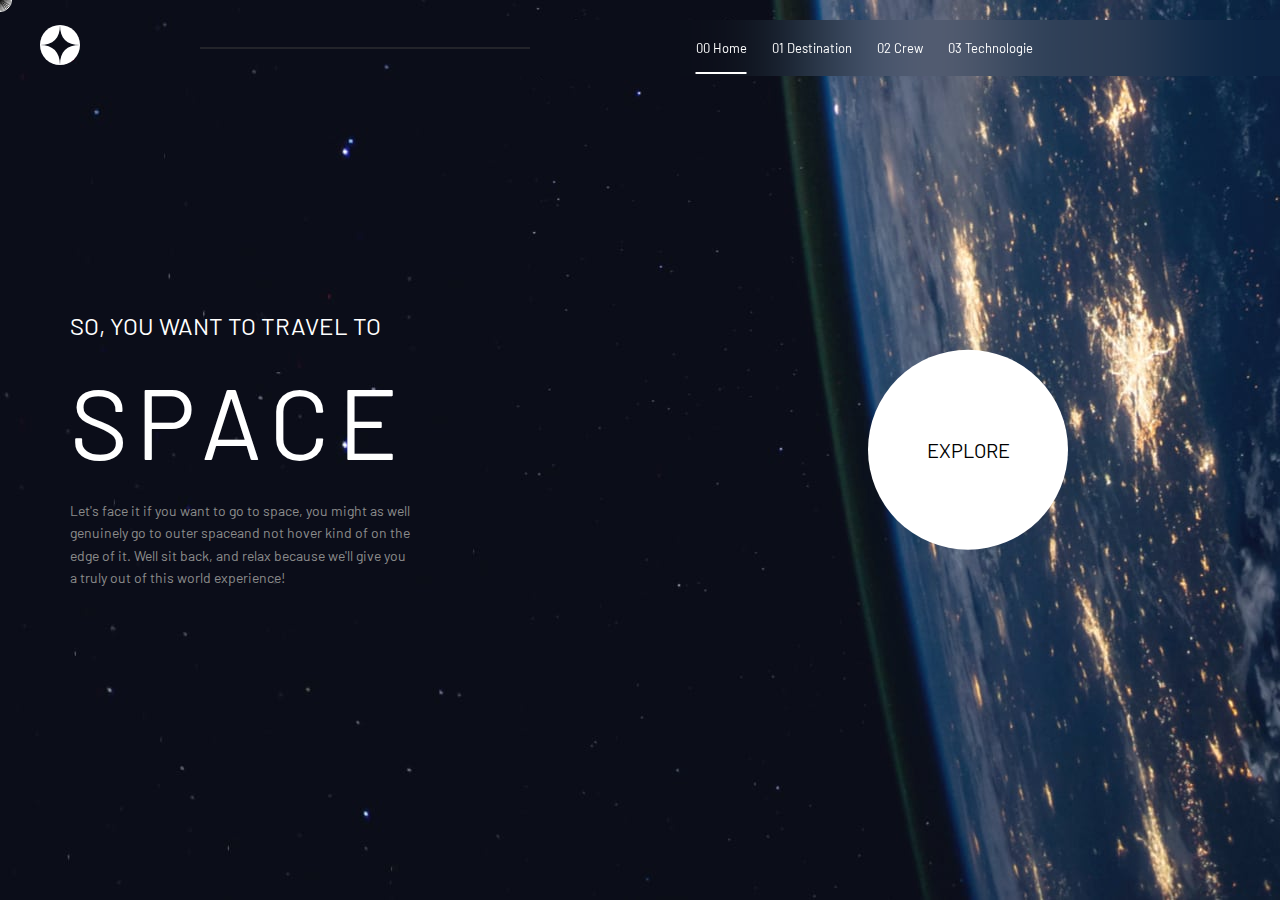
<file: index.html>
<!DOCTYPE html>
<html lang="en">
<head>
    <meta charset="UTF-8">
    <meta name="viewport" content="width=device-width, initial-scale=1.0">
    <link rel="stylesheet" href="https://cdnjs.cloudflare.com/ajax/libs/font-awesome/6.5.1/css/all.min.css">
    <link rel="preconnect" href="https://fonts.googleapis.com">
    <link rel="preconnect" href="https://fonts.gstatic.com" crossorigin>
    <link href="https://fonts.googleapis.com/css2?family=Barlow+Condensed:wght@400;700&family=Bellefair&family=Barlow:wght@400;700&display=swap" rel="stylesheet">
    <link rel="shortcut icon" href="assets/favicon-32x32.png" type="image/x-icon">
    <link rel="stylesheet" href="css/style.css">
    <script defer src="js/main.js"></script>
    <title>Space-tourism</title>
</head>
<body>
    <div class="circle"></div>
    <div class="circle"></div>
    <div class="circle"></div>
    <div class="circle"></div>
    <div class="circle"></div>
    <div class="circle"></div>
    <div class="circle"></div>
    <div class="circle"></div>
    <div class="circle"></div>
    <div class="circle"></div>
    <header>
            <img src="assets/shared/logo.svg">
            <img src="assets/shared/icon-hamburger.svg" class="menu">
            <div class="links">
                    <ul>
                        <img src="assets/shared/icon-close.svg">
                        <li class="page"><span>00</span> <a href="">Home</a></li>
                        <li><a href="Destination.html"><span>01</span> Destination</a></li>
                        <li><a href="Crew.html"><span>02</span>  Crew</a></li>
                        <li><a href="Tech.html"><span>03</span> Technologie</a></li>
                    </ul>
            </div>
    </header>
    <!-- section one -->
    <section class="landing">
        <div class="container">
            <div class="info">
                <h2>So, you want to travel to</h2>
                <h1>space</h1>
                <p>Let's face it if you want to go to space, you might as well genuinely go to outer spaceand not hover
                kind of on the edge of it. Well sit back, and relax because we'll give you a truly out of this world
                experience!
                </p>    
            </div>
            <div class="info">
                <a href="Destination.html">Explore</a>
            </div>
        </div>
    </section>
</body>
</html>
</file>
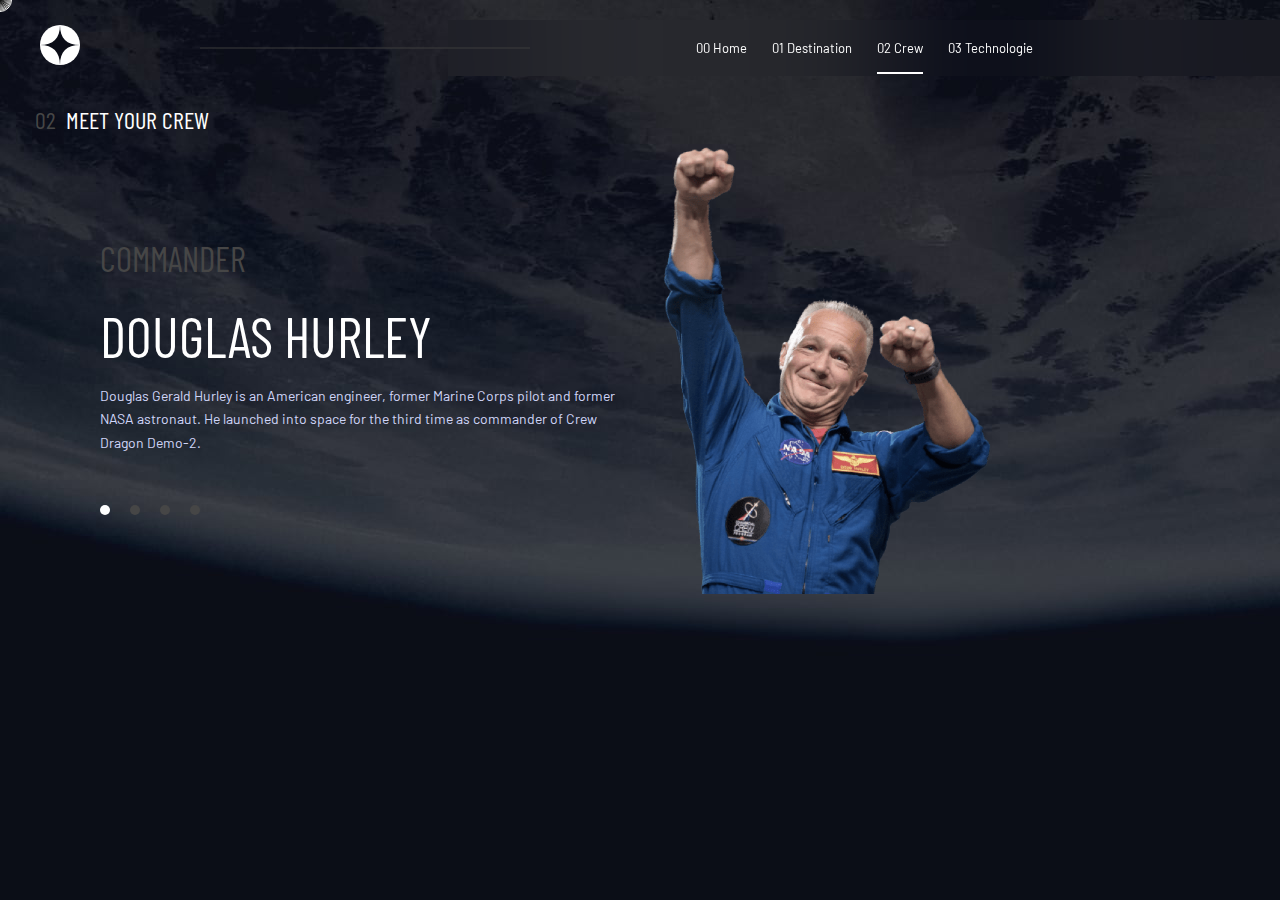
<file: Crew.html>
<!DOCTYPE html>
<html lang="en">
<head>
    <meta charset="UTF-8">
    <meta name="viewport" content="width=device-width, initial-scale=1.0">
    <link rel="stylesheet" href="https://cdnjs.cloudflare.com/ajax/libs/font-awesome/6.5.1/css/all.min.css">
    <link rel="preconnect" href="https://fonts.googleapis.com">
    <link rel="preconnect" href="https://fonts.gstatic.com" crossorigin>
    <link href="https://fonts.googleapis.com/css2?family=Barlow+Condensed:wght@400;700&family=Bellefair&family=Barlow:wght@400;700&display=swap" rel="stylesheet">
    <link rel="shortcut icon" href="assets/favicon-32x32.png" type="image/x-icon">
    <link rel="stylesheet" href="css/style.css">
    <script defer src="js/main.js"></script>
    <title>Space-tourism</title>
</head>
<body>
    <div class="circle"></div>
    <div class="circle"></div>
    <div class="circle"></div>
    <div class="circle"></div>
    <div class="circle"></div>
    <div class="circle"></div>
    <div class="circle"></div>
    <div class="circle"></div>
    <div class="circle"></div>
    <div class="circle"></div>
    <header>
            <img src="assets/shared/logo.svg">
            <img src="assets/shared/icon-hamburger.svg" class="menu">
            <div class="links">
                    <ul>
                        <img src="assets/shared/icon-close.svg">
                        <li><span>00</span> <a href="index.html">Home</a></li>
                        <li><a href="Destination.html"><span>01</span> Destination</a></li>
                        <li class="page"><a href=""><span>02</span>  Crew</a></li>
                        <li><a href="Tech.html"><span>03</span> Technologie</a></li>
                    </ul>
            </div>
    </header>

    <section class="crew">
        <h2 class="h2"><span>02</span> MEET YOUR CREW</h2>
        <div class="container">
            <div class="info">
                <div>
                    <h4>commander</h4>
                    <h3>douglas hurley</h3>
                    <p>Douglas Gerald Hurley is an American engineer, former Marine Corps pilot and former NASA astronaut. He launched into space for the third time as commander of Crew Dragon Demo-2.</p>
                </div>
                <div>
                    <ul>
                        <li class="select" data-number="0"></li>
                        <li data-number="1"></li>
                        <li data-number="2"></li>
                        <li data-number="3"></li>
                    </ul>
                </div>
            </div>
            <div class="imgCrew">
                <img src="assets/crew/image-douglas-hurley.png">
            </div>
        </div>
    </section>
</body>
</html>
</file>
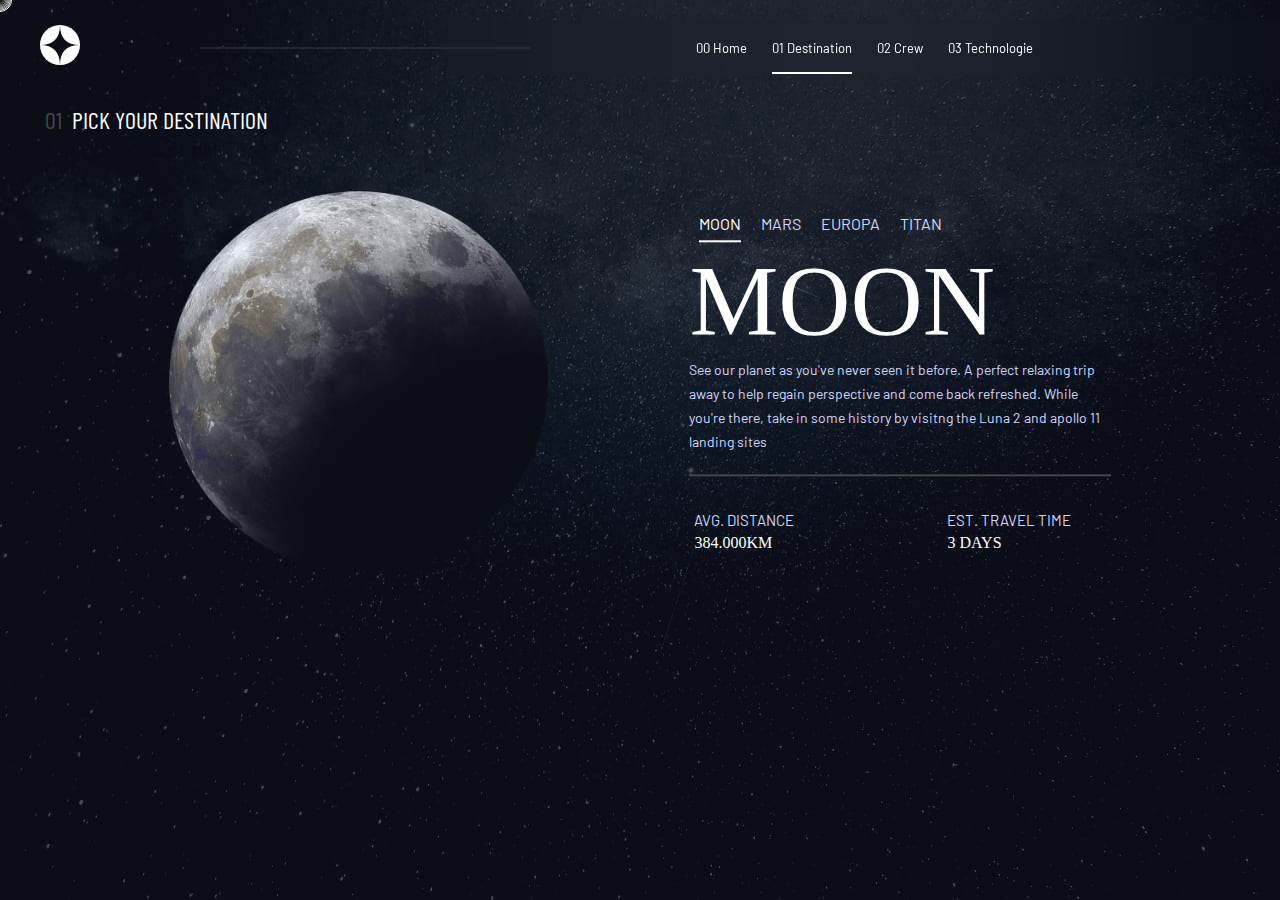
<file: Destination.html>
<!DOCTYPE html>
<html lang="en">
<head>
    <meta charset="UTF-8">
    <meta name="viewport" content="width=device-width, initial-scale=1.0">
    <link rel="stylesheet" href="https://cdnjs.cloudflare.com/ajax/libs/font-awesome/6.5.1/css/all.min.css">
    <link rel="preconnect" href="https://fonts.googleapis.com">
    <link rel="preconnect" href="https://fonts.gstatic.com" crossorigin>
    <link href="https://fonts.googleapis.com/css2?family=Barlow+Condensed:wght@400;700&family=Bellefair&family=Barlow:wght@400;700&display=swap" rel="stylesheet">
    <link rel="shortcut icon" href="assets/favicon-32x32.png" type="image/x-icon">
    <link rel="stylesheet" href="css/style.css">
    <script defer src="js/main.js"></script>
    <title>Space-tourism</title>
</head>
<body>
    <div class="circle"></div>
    <div class="circle"></div>
    <div class="circle"></div>
    <div class="circle"></div>
    <div class="circle"></div>
    <div class="circle"></div>
    <div class="circle"></div>
    <div class="circle"></div>
    <div class="circle"></div>
    <div class="circle"></div>
    <header>
            <img src="assets/shared/logo.svg">
            <img src="assets/shared/icon-hamburger.svg" class="menu">
            <div class="links">
                    <ul>
                        <img src="assets/shared/icon-close.svg">
                        <li><span>00</span> <a href="index.html">Home</a></li>
                        <li class="page"><a href=""><span>01</span> Destination</a></li>
                        <li><a href="Crew.html"><span>02</span>  Crew</a></li>
                        <li><a href="Tech.html"><span>03</span> Technologie</a></li>
                    </ul>
            </div>
    </header>
    <!-- section -->
    <section class="destination">
        <!-- <div class="container"> -->
            <h2 class="h2"><span>01</span> PICK YOUR DESTINATION</h2>
            <div class="container">
                <div class="planetImg">
                    <img src="assets/destination/image-moon.png">
                </div>
                <div class="information">
                    <ul>
                        <li class="selected">MOON</li>
                        <li>MARS</li>
                        <li>EUROPA</li>
                        <li>TITAN</li>
                    </ul>
                    <h3>MOON</h3>
                    <p>See our planet as you've never seen it before. A perfect relaxing trip away to help regain perspective and come back refreshed. While you're there, take in some history by visitng the Luna 2 and apollo 11 landing sites</p>
                    <div class="time">
                        <p>AVG. DISTANCE <span>384.000KM</span></p>
                        <p>EST. TRAVEL TIME <span>3 DAYS</span></p>
                    </div>
                </div>
            </div>
        <!-- </div> -->
    </section>
</body>
</html>
</file>
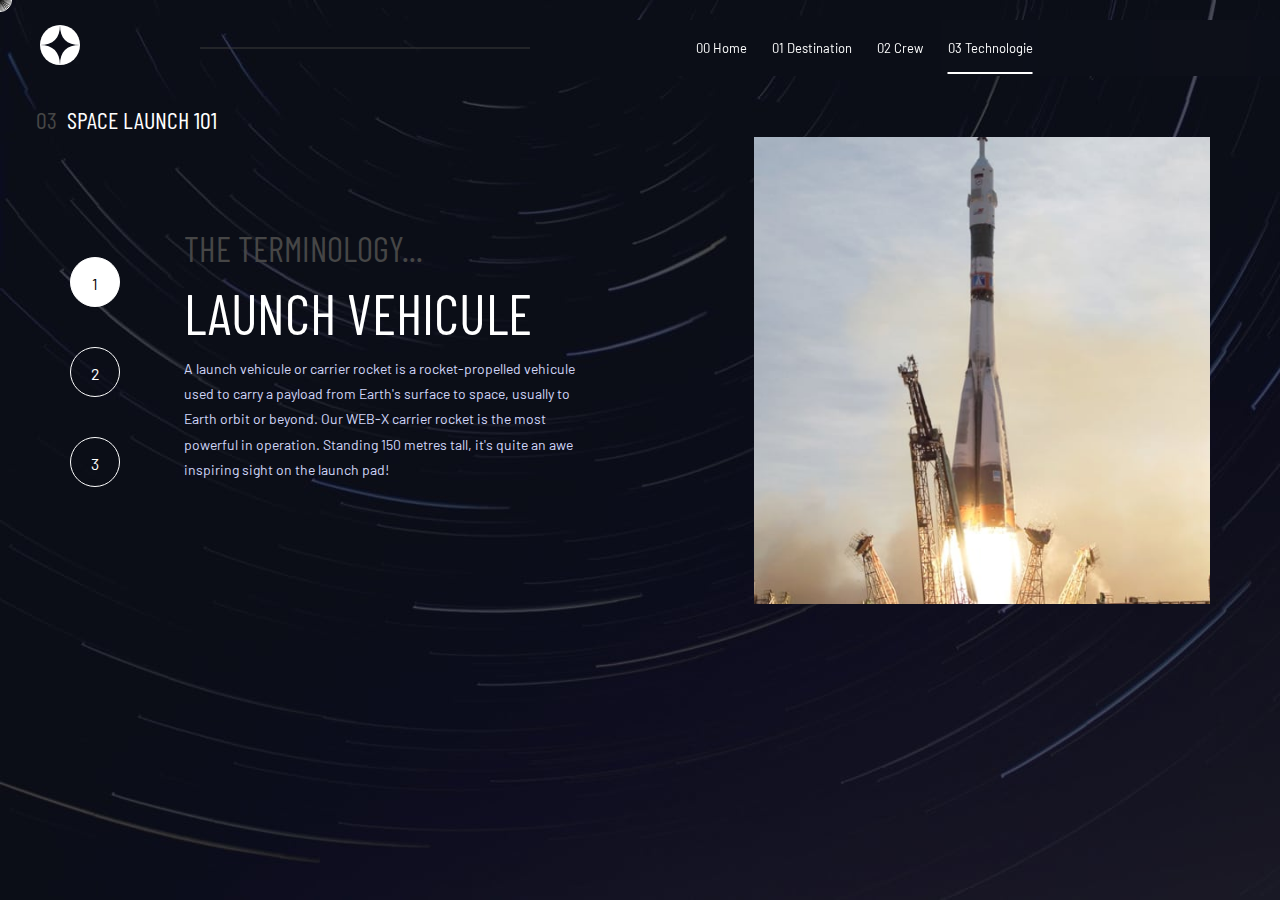
<file: Tech.html>
<!DOCTYPE html>
<html lang="en">
<head>
    <meta charset="UTF-8">
    <meta name="viewport" content="width=device-width, initial-scale=1.0">
    <link rel="stylesheet" href="https://cdnjs.cloudflare.com/ajax/libs/font-awesome/6.5.1/css/all.min.css">
    <link rel="preconnect" href="https://fonts.googleapis.com">
    <link rel="preconnect" href="https://fonts.gstatic.com" crossorigin>
    <link href="https://fonts.googleapis.com/css2?family=Barlow+Condensed:wght@400;700&family=Bellefair&family=Barlow:wght@400;700&display=swap" rel="stylesheet">
    <link rel="shortcut icon" href="assets/favicon-32x32.png" type="image/x-icon">
    <link rel="stylesheet" href="css/style.css">
    <script defer src="js/main.js"></script>
    <title>Space-tourism</title>
</head>
<body>
    <div class="circle"></div>
    <div class="circle"></div>
    <div class="circle"></div>
    <div class="circle"></div>
    <div class="circle"></div>
    <div class="circle"></div>
    <div class="circle"></div>
    <div class="circle"></div>
    <div class="circle"></div>
    <div class="circle"></div>
    <header>
            <img src="assets/shared/logo.svg">
            <img src="assets/shared/icon-hamburger.svg" class="menu">
            <div class="links">
                    <ul>
                        <img src="assets/shared/icon-close.svg">
                        <li><span>00</span> <a href="index.html">Home</a></li>
                        <li><a href="Destination.html"><span>01</span> Destination</a></li>
                        <li><a href="Crew.html"><span>02</span>  Crew</a></li>
                        <li class="page"><a href=""><span>03</span> Technologie</a></li>
                    </ul>
            </div>
    </header>

    <section class="tech">
        <h2 class="h2"><span>03</span> SPACE LAUNCH 101</h2>
        <div class="container">
            <div class="infTech">
                <div>
                    <ul>
                        <li class="enable">1</li>
                        <li>2</li>
                        <li>3</li>
                    </ul>
                </div>
                <div>
                    <h4>the terminology...</h4>
                    <h3>LAUNCH VEHICULE</h3>
                    <p>A launch vehicule or carrier rocket is a rocket-propelled vehicule used to carry a payload from Earth's surface to space, usually to Earth orbit or beyond. Our WEB-X carrier rocket is the most powerful in operation. Standing 150 metres tall, it's quite an awe inspiring sight on the launch pad!</p>
                </div>
            </div>
            <div class="techImg">
                <img src="assets/technology/image-launch-vehicle-portrait.jpg" class="desk">
                <img src="assets/technology/image-launch-vehicle-landscape.jpg" class="tab">
            </div>
        </div>
    </section>
</body>
</html>
</file>
<file: css/style.css>
*{
    box-sizing: border-box;
    padding: 0;
    margin: 0;
}

:root{
    --main-color:rgb(208 214 249);
    --second-color:rgb(70 70 70);
    --main-transition:0.5s;
}
body{
    font-family: "Barlow", sans-serif;
    overflow-x: hidden;
    cursor: none;
}

@media(min-width:768px){
    .container{
        width: 750px;
    }
}
@media(min-width:992px){
    .container{
        width: 970px;
    }
}
@media(min-width:1199px){
    .container{
        width: 1170px;
    }
}

.container{
    padding: 0 15px;
    margin: 0 auto;
}

ul{
    list-style: none;
}

a{
    text-decoration: none;
    color: white;
    cursor: none;
}
p{
    color: var(--main-color);
}
/* debut header */
header{
    position: absolute;
    width: 100%;
    margin-top: 20px;
    display: flex;
    justify-content: space-between;
}

header .links{
    backdrop-filter: blur(50px);
    flex-basis: 65%;
    position: relative;
}

header .links::before{
    content: '';
    position: absolute;
    height: 1px;
    width: 330px;
    background-color: rgb(60, 60, 60);
    left: -10%;
    top: 50%;
    transform: translate(-50%,-50%);
}
header .links ul{
    display: flex;
    justify-content: center;
    gap: 25px;
    padding: 20px 0px;
}
header img{
    width: 40px;
    height: 40px;
    margin: 5px 0 0 40px;
}
header .links ul li{
    color: white;
    font-size: 13px;
    position: relative;
} 

header .links ul img{
    display: none;
}
.page::before{
    content: '';
    position: absolute;
    bottom: -100%;
    left: 50%;
    transform: translate(-50%,100%);
    width: 100%;
    height: 2px;
    background-color: white;
}

header img:nth-child(2){
    display: none;
}

/* section */
.landing{
    background-image: url(../assets/home/background-home-desktop.jpg);
    background-size: cover;
    height: 100vh;
}

.landing .container{
    display:flex;
    justify-content:space-between;
    align-items:center;
    position: absolute;
    left: 50%;
    top: 50%;
    transform: translate(-50%,-50%);
}

.landing .container .info{
    flex-basis: 30%;
    color: white;
}

.landing .container .info h2,
.landing .container .info h1{
    text-transform: uppercase;
    font-weight: normal;
}

.landing .container .info h1{
    font-size: 100px;
    letter-spacing: 8px;
    margin: 20px 0;
}


.landing .container .info:first-of-type p{
    font-size: 14px;
    color: rgb(140 140 140);
    line-height: 1.6;
    margin-top: 10px;
}

.landing .container .info:last-of-type a{
    color: black;
    display: flex;
    justify-content: center;
    align-items: center;
    width: 200px;
    height: 200px;
    border-radius: 50%;
    background-color: white;
    text-transform: uppercase;
    font-size: 20px;
    position: relative;
}

.landing .container .info:last-of-type a::before{
    content: "";
    position: absolute; 
    top: 50%;
    left: 50%;
    transform: translate(-50%,-50%);
    width: 0%;
    height: 0%;
    background-color: rgba(255, 255, 255, 0.43);
    border-radius: 50%;
    z-index: -1;
    transition: var(--main-transition);
}

.landing .container .info:last-of-type a:hover::before{
    width: 120%;
    height: 120%;
}

/* second section */
.destination{
    background-image: url(../assets/destination/background-destination-desktop.jpg);
    background-size: cover;
    height: 100vh;
}

.h2{
    color: #ffffff;
    position: absolute;
    top: 10%;
    font-weight: normal;
    transform: translate(20%,50%);
    font-family: "barlow condensed";
    font-size: 24px;
}

.h2 span{
    color: var(--second-color);
    margin-right: 5px;
}
.destination .container{
    display: flex;
    justify-content: space-evenly;
    align-items: center;
    color: white;
    transform: translate(0%,50%);
}

.destination .container > div{
    flex-basis: 37%;
}

.destination .container ul{
    display: flex;
    gap: 20px;
    margin: 10px;
}

.destination .container h3{
    font-size: 100px;
    font-weight: normal;
    font-family: cursive;
}
.destination .container .planetImg img{
    width: 90%;
}

.destination .container ul li{
    color: var(--main-color);
}

.destination .container ul li.selected{
    color: white;
    position: relative;
}

.destination .container ul li.selected::after{
    content: "";
    position: absolute;
    bottom: -10px;
    left: 50%;
    transform: translate(-50%,-50%);
    width: 100%;
    height: 2px;
    background-color: white;
}

.destination .container .information > p{
    font-size: 14px;
    line-height: 1.7;
}

.destination .container .information .time{
    margin-top: 50px;
    display: flex;
    justify-content: space-between;
    position: relative;
}

.destination .container .information .time::after{
    content: "";
    position: absolute;
    top: -50%;
    left: 50%;
    transform: translate(-50%,-50%);
    background-color: var(--second-color);
    width: 100%;
    height: 2px;
}
.destination .container .information .time p{
    flex-basis: 40%;
    font-size: 15px;
    padding: 5px;
    line-height: 1.5;
}

.destination .container .information .time p span{
    color: white;
    font-family: cursive;
    font-size: 16px;
    display: block;
}


/* third section */
.crew{
    background-image: url(../assets/crew/background-crew-desktop.jpg);
    background-size: cover;
    height: 100vh;
}

.crew .container{
    display: flex;
    justify-content: space-between;
    align-items: center;
    height: 400px;
    transform: translate(0%,43%);
}
.crew .container > div{
    flex-basis: 48%;
}

.crew .container .imgCrew img{
    width: 60%;
}

.crew .container .info{
    padding-left: 30px;
    font-size: 14px;
    line-height: 1.7;
    display: flex;
    flex-direction: column;
    justify-content: space-between;
    gap: 50px;
}

.crew .container .info > div{
    flex-basis: 100%;
}
.crew .container .info ul{
    display: flex;
    gap: 20px;
}

.crew .container .info ul li{
    width: 10px;
    height: 10px;
    border-radius: 50%;
    background-color: var(--second-color);
}
.crew .container .info ul li.select{
    background-color: white;
}
.crew h4,
.crew h3,
.tech h4,
.tech h3{
    text-transform: uppercase;
    font-weight: normal;
    font-family: "barlow condensed";
}

.crew h4,
.tech h4{
    font-size: 35px;
    color: var(--second-color);
}

.crew h3,
.tech h3{
    color: white;
    font-size: 56px;
}
/* fourth section */
.tech{
    background-image: url(../assets/technology/background-technology-desktop.jpg);
    background-size: cover;
    height: 100vh;
}

.tech .container{
    display: flex;
    justify-content: space-between;
    align-items: center;
    height: 400px;
    transform: translate(0%,43%);
}

.tech .container .infTech{
    display: flex;
}

.tech .container .infTech div:first-child{
    flex-basis: 20%;
}
.tech .container .infTech div:nth-child(2){
    flex-basis: 70%;
}

.tech .container .infTech ul li{
    width: 50px;
    height: 50px;
    text-align: center;
    border-radius: 50%;
    border: 1px solid white;
    color: white;
    margin: 40px 0;
    line-height: 3.2;
}
.tech .container .infTech ul li.enable{
    background-color: white;
    color: black;
}

.tech .container .infTech p{
    line-height: 1.8;
    font-size: 14px;
}
.tech .container > div{
    flex-basis: 50%;
}
.tech .container .techImg{
    text-align: right;
}
.tech .container .techImg img.tab{
    display: none;
}

.tech .container .techImg  img{
    width: 80%;
}
.tech h3{
    margin: 10px 0;
}
.tech h4 {
    margin: 10px 0;
}
@media(max-width:992px){
    .landing{
        background-image: url(../assets/home/background-home-tablet.jpg);
        height: 130vh;
    }
    .destination{
        background-image:url(../assets/destination/background-destination-tablet.jpg);
        height: 130vh;
    }
    .crew{
        background-image: url(../assets/crew/background-crew-tablet.jpg);
        height: 130vh;
    }
    .tech{
        background-image: url(../assets/technology/background-technology-tablet.jpg);
        height: 130vh;
    }
    header .links::before{
        content: none;
    }

    header .links li span{
        display: none;
    }

    .landing .container{
        flex-wrap: wrap;
        margin-top: 60px;
        justify-content: center;
        gap: 30px;
        z-index: 0;
    }

    .landing .container .info{
        flex-basis: 70%;
        text-align: center;
    }
    .landing .container .info:last-of-type a{
        margin: auto;
    }

    .destination .container{
        flex-wrap: wrap;
        transform: translate(0%,24%);
    }
    .destination .container > div{
        flex-basis: 100%;
        text-align: center;
    }

    .destination .container .planetImg img{
        width: 33%;
    }
    .destination .container ul{
        justify-content: center;
        margin: 20px 0;
    }

    .crew .container{
        height: 600px;
        flex-wrap: wrap;
        transform: translate(0%,28%);
        justify-content: center;
        gap: 12px;
    }
    .crew .container > div{
        flex-basis: 80%;
        text-align: center;
    }
    .crew .container .imgCrew img{
        width: 36.2%;
    }
    .crew .container .info ul{
        justify-content: center;
    }
    .crew .container .info{
        padding-left: 0;
    }
    .tech .container{
        flex-wrap: wrap;
        height: 600px;
        transform: translate(0%,25%);
    }
    .tech .container > div{
        flex-basis: 100%;
    }

    .tech .container .techImg{
        order: -1;
    }
    .tech .container .techImg img{
        width: 100%;
    }
    .tech .container .techImg img.tab{
        display: block;
    }
    .tech .container .techImg img.desk{
        display: none;
    }
    .tech .container .infTech ul{
        display: flex;
        justify-content: center;
        gap: 20px;
        margin: 10px 0;
    }

    .tech .container .infTech ul li{
        margin: 0;
    }
    .tech .container .infTech{
        flex-wrap: wrap;
        justify-content: center;
        text-align: center;
    }
    .tech .container .infTech > div{
        flex-basis: 100%;
    }
    .tech .container .infTech div:first-child{
        flex-basis: 100%;
    }
    body{
        cursor: default;
    }
    .circle{
        display: none;
    }
    a,li{
        cursor: pointer;
    }
}

@media(max-width:599px){
    .landing{
        background-image: url(../assets/home/background-home-mobile.jpg);
    }
    .crew{
        background-image: url(../assets/crew/background-crew-mobile.jpg);
    }
    .destination{
        background-image: url(../assets/destination/background-destination-mobile.jpg);
    }
    .tech{
        background-image: url(../assets/technology/background-technology-mobile.jpg);
    }
    header .links{
        position: absolute;
        right: 0;
        width: 60%;
        height: 120vh;
        transform: translate(100%,-4.6%);
        transition: transform var(--main-transition) ease-in-out;
        top: -10%;
        padding-top: 100px;
        z-index: 99;
        text-align: left;
        backdrop-filter: blur(20px);
        -webkit-backdrop-filter: blur(20px);
    }
    header .links li span{
        display: inline-block;
    }
    header .links.show{
        transform: translate(0%,-4.6%);
    }

    header .links ul{
        display: block;
        text-align: left;
    }
    header .links.show img{
        display: block;
        z-index: 100;
        cursor: pointer;
        position: absolute;
        top: 5%;
        right: 10%;
        width: 20px;
        height: 20px;
    }
    .page::before{
        left: 97%;
        width: 4px;
        height: 70%;
        top: 50%;
        transform: translate(0,-48%);
    }
    .show{
        backdrop-filter: blur(20px);
    }
    header .links ul li{
        padding: 15px;
    }
    
    header .links{
        text-align: center;
        margin: 16px 0;
        flex-basis: 30%;
    }
    .landing .container .info h1{
        font-size: 75px;
    }
    .landing .container .info h2{
        font-size: 20px;
    }
    header img{
        margin: 10px 0 0 30px;
    }
    header img:nth-child(2){
        display: block;
        margin: 17px 15px 0 0;
        width: 25px;
        height: 25px;
        cursor: pointer;
    }
    .destination .container .information .time{
        flex-wrap: wrap;
    }
    .destination .container .information .time > p{
        flex-basis: 100%;
    }
    .h2{
        left: 50%;
        transform: translate(-50%,50%);
        font-size: 22px;
        width: 100%;
        text-align: center;
        margin: 10px 0;
    }
    .destination .container h3{
        font-size: 70px;
    }
    .destination .container .information .time::after{
        top: -30%;
    }
    .destination .container .planetImg{
        margin: 15px 0;
    }
    .destination .container .planetImg img{
        width: 40%;
    }

    .destination .container .information .time p span{
        font-size: 18px;
    }

    .crew .container{
        transform: translate(0%,23%);
    }

    .crew h4,
    .tech h4{
        font-size: 25px;
    }
    .crew h3,
    .tech h3{
        font-size: 30px;
    }
    .crew .container .imgCrew img{
        width: 64.6%;
    }
    .tech .container {
        height: fit-content;
        transform: translate(0%,40%);
    }
    .tech .container .infTech ul li{
        width: 30px;
        height: 30px;
        line-height: 1.7;
    }
    .container{
        padding: 0;
    }

}
@media(max-width:360px){
    .page::before{
        left: 96%;
    }
}


.circle{
    width: 24px;
    height: 24px;
    border-radius: 100%;
    background-color:black ;
    border: 1px solid white;
    position: absolute;
    pointer-events: none;
    top: 0;
    left: 0;
    z-index: 9999;
}
</file>
